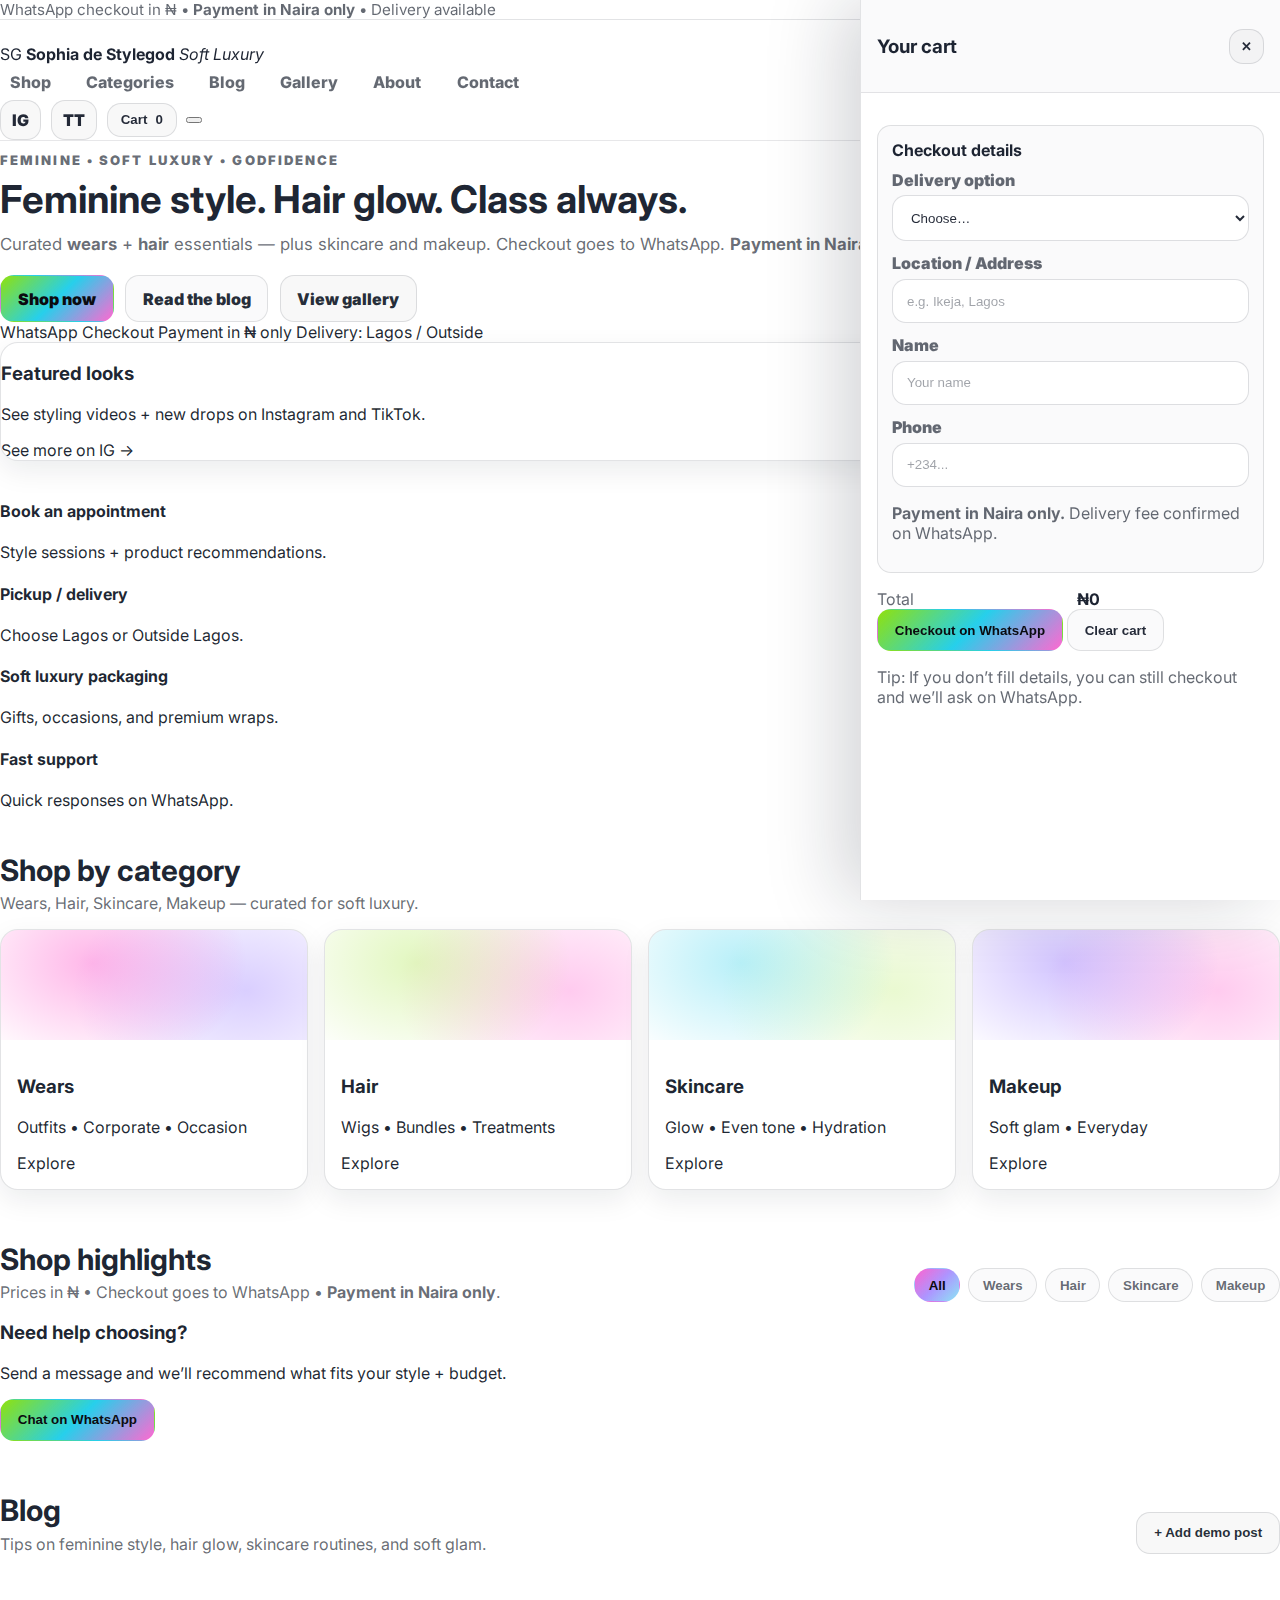
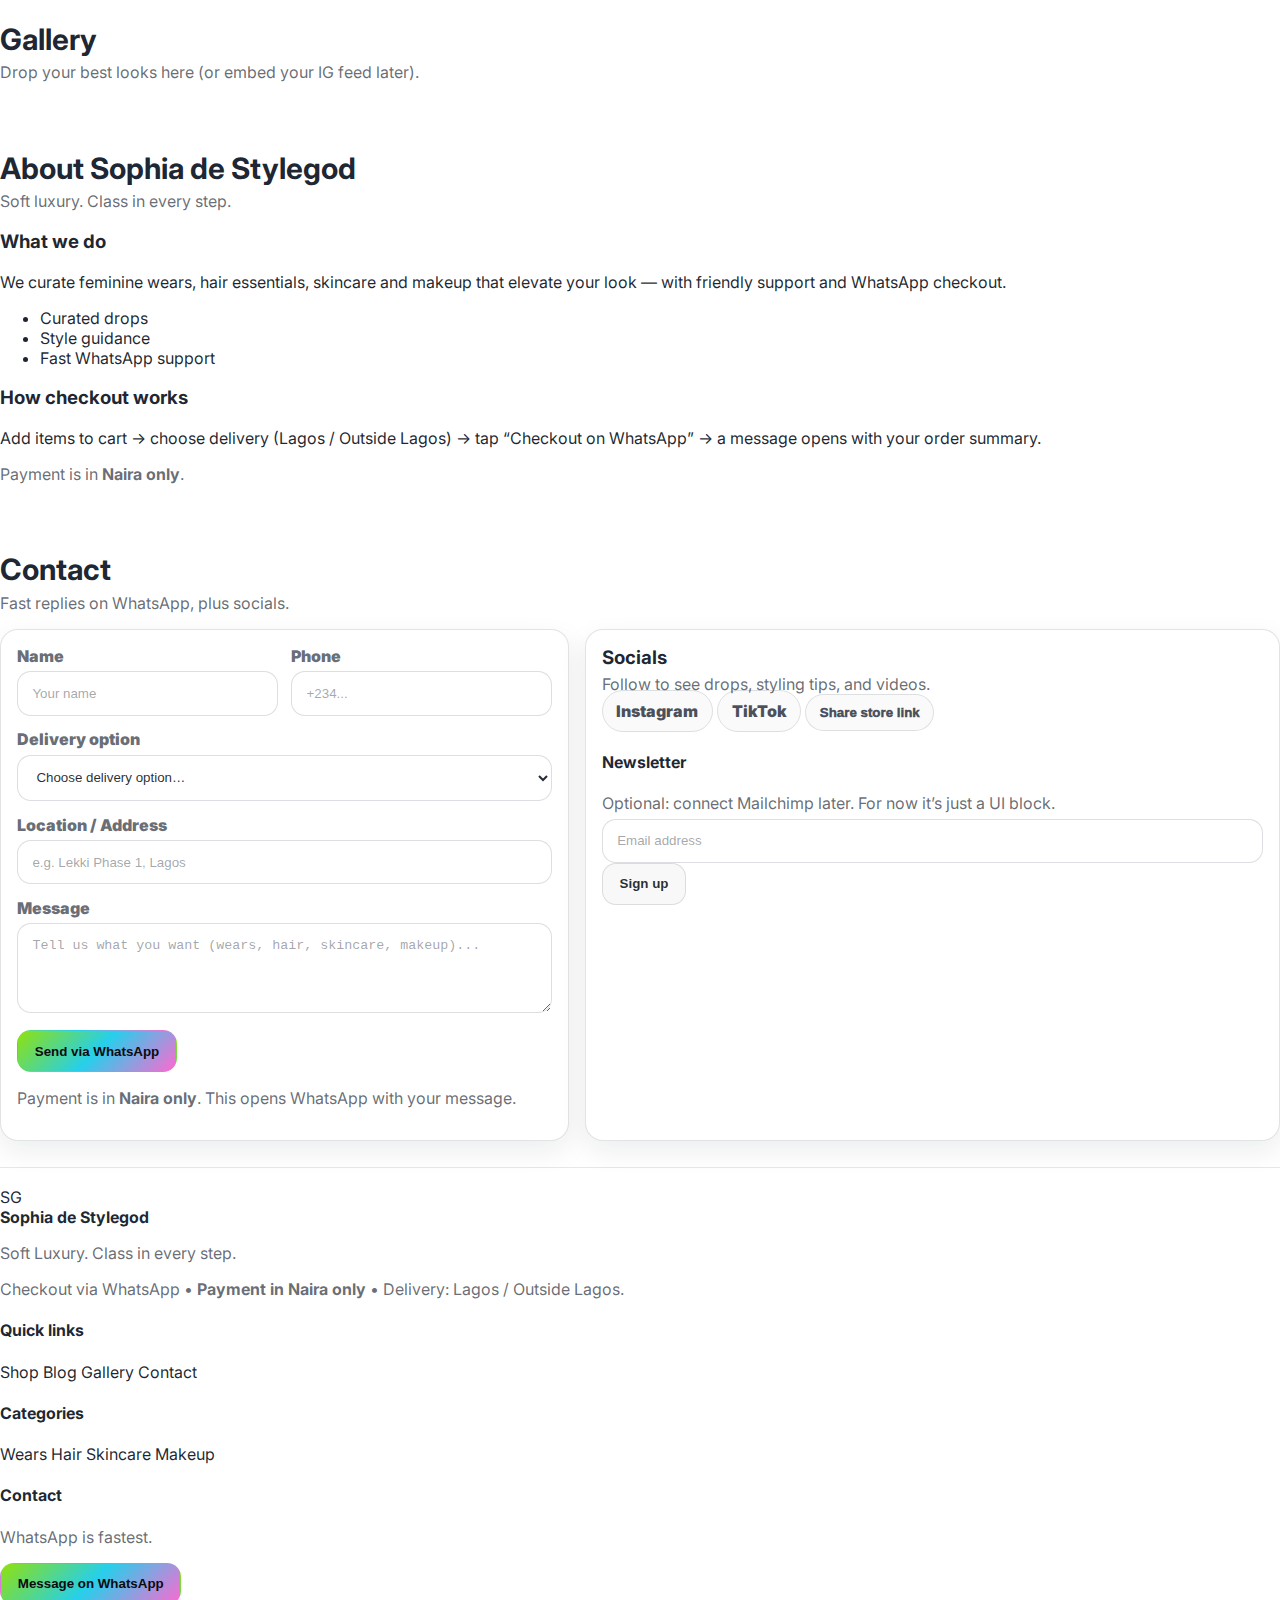
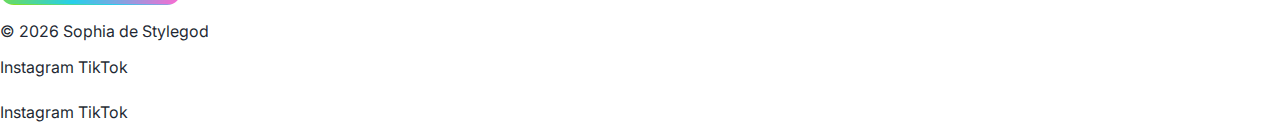
<file: index.html>
<!doctype html>
<html lang="en">
<head>
  <meta charset="utf-8" />
  <meta name="viewport" content="width=device-width,initial-scale=1" />
  <title>Sophia de Stylegod • Soft Luxury</title>
  <meta name="description" content="Wears • Hair • Skincare • Makeup • Blog. WhatsApp checkout. Payment in Naira only." />

  <link rel="preconnect" href="https://fonts.googleapis.com">
  <link rel="preconnect" href="https://fonts.gstatic.com" crossorigin>
  <link
    href="https://fonts.googleapis.com/css2?family=Fraunces:opsz,wght@9..144,500,650&family=Inter:wght@400;500;600;700&display=swap"
    rel="stylesheet"
  >
  <link rel="stylesheet" href="styles.css" />
</head>

<body>
  <!-- Top announcement -->
  <div class="topbar">
    <p>
      <span class="dot"></span>
      WhatsApp checkout in ₦ • <strong>Payment in Naira only</strong> • Delivery available
    </p>
  </div>

  <!-- Header -->
  <header class="header">
    <a class="brand" href="#home" aria-label="Go to homepage">
      <span class="brand__logo">SG</span>
      <span class="brand__text">
        <strong>Sophia de Stylegod</strong>
        <em>Soft Luxury</em>
      </span>
    </a>

    <nav class="nav" aria-label="Primary navigation">
      <a href="#shop">Shop</a>
      <a href="#categories">Categories</a>
      <a href="#blog">Blog</a>
      <a href="#gallery">Gallery</a>
      <a href="#about">About</a>
      <a href="#contact">Contact</a>
    </nav>

    <div class="header__actions">
      <a class="iconbtn" href="https://www.instagram.com/sophia_de_stylegod/" target="_blank" rel="noreferrer" aria-label="Instagram">
        <span class="icon">IG</span>
      </a>
      <a class="iconbtn" href="https://www.tiktok.com/@sophia_stylegod" target="_blank" rel="noreferrer" aria-label="TikTok">
        <span class="icon">TT</span>
      </a>

      <button class="cartbtn" id="openCartBtn" type="button" aria-haspopup="dialog" aria-controls="cartDrawer">
        <span class="cartbtn__label">Cart</span>
        <span class="cartbtn__count" id="cartCount">0</span>
      </button>

      <button class="menubtn" id="menuBtn" type="button" aria-expanded="false" aria-controls="mobileNav">
        <span></span><span></span><span></span>
      </button>
    </div>
  </header>

  <!-- Mobile nav -->
  <div class="mobileNav" id="mobileNav" hidden>
    <a href="#shop">Shop</a>
    <a href="#categories">Categories</a>
    <a href="#blog">Blog</a>
    <a href="#gallery">Gallery</a>
    <a href="#about">About</a>
    <a href="#contact">Contact</a>
    <div class="mobileNav__social">
      <a href="https://www.instagram.com/sophia_de_stylegod/" target="_blank" rel="noreferrer">Instagram</a>
      <a href="https://www.tiktok.com/@sophia_stylegod" target="_blank" rel="noreferrer">TikTok</a>
    </div>
  </div>

  <!-- Hero -->
  <main id="home" class="hero">
    <div class="hero__bg" aria-hidden="true"></div>

    <section class="hero__content">
      <p class="kicker">FEMININE • SOFT LUXURY • GODFIDENCE</p>
      <h1>Feminine style. <span>Hair glow.</span> Class always.</h1>
      <p class="lead">
        Curated <strong>wears</strong> + <strong>hair</strong> essentials — plus skincare and makeup.
        Checkout goes to WhatsApp. <strong>Payment in Naira only.</strong>
      </p>

      <div class="hero__cta">
        <a class="btn btn--primary" href="#shop">Shop now</a>
        <a class="btn btn--ghost" href="#blog">Read the blog</a>
        <a class="btn btn--soft" href="#gallery">View gallery</a>
      </div>

      <div class="hero__pillRow">
        <span class="pill">WhatsApp Checkout</span>
        <span class="pill">Payment in ₦ only</span>
        <span class="pill">Delivery: Lagos / Outside</span>
      </div>
    </section>

    <section class="hero__card" aria-label="Featured look">
      <div class="hero__img" role="img" aria-label="Featured look placeholder"></div>
      <div class="hero__cardText">
        <h3>Featured looks</h3>
        <p>See styling videos + new drops on Instagram and TikTok.</p>
        <a class="link" href="https://www.instagram.com/sophia_de_stylegod/" target="_blank" rel="noreferrer">See more on IG →</a>
      </div>
    </section>
  </main>

  <!-- Value props -->
  <section class="strip">
    <div class="strip__item">
      <h4>Book an appointment</h4>
      <p>Style sessions + product recommendations.</p>
    </div>
    <div class="strip__item">
      <h4>Pickup / delivery</h4>
      <p>Choose Lagos or Outside Lagos.</p>
    </div>
    <div class="strip__item">
      <h4>Soft luxury packaging</h4>
      <p>Gifts, occasions, and premium wraps.</p>
    </div>
    <div class="strip__item">
      <h4>Fast support</h4>
      <p>Quick responses on WhatsApp.</p>
    </div>
  </section>

  <!-- Categories -->
  <section id="categories" class="section">
    <div class="section__head">
      <h2>Shop by category</h2>
      <p>Wears, Hair, Skincare, Makeup — curated for soft luxury.</p>
    </div>

    <div class="catGrid">
      <a class="catCard" href="#shop" data-filter="wears">
        <div class="catCard__bg catCard__bg--wears"></div>
        <div class="catCard__body">
          <h3>Wears</h3>
          <p>Outfits • Corporate • Occasion</p>
          <span class="chip">Explore</span>
        </div>
      </a>

      <a class="catCard" href="#shop" data-filter="hair">
        <div class="catCard__bg catCard__bg--hair"></div>
        <div class="catCard__body">
          <h3>Hair</h3>
          <p>Wigs • Bundles • Treatments</p>
          <span class="chip">Explore</span>
        </div>
      </a>

      <a class="catCard" href="#shop" data-filter="skincare">
        <div class="catCard__bg catCard__bg--skin"></div>
        <div class="catCard__body">
          <h3>Skincare</h3>
          <p>Glow • Even tone • Hydration</p>
          <span class="chip">Explore</span>
        </div>
      </a>

      <a class="catCard" href="#shop" data-filter="makeup">
        <div class="catCard__bg catCard__bg--makeup"></div>
        <div class="catCard__body">
          <h3>Makeup</h3>
          <p>Soft glam • Everyday</p>
          <span class="chip">Explore</span>
        </div>
      </a>
    </div>
  </section>

  <!-- Shop -->
  <section id="shop" class="section">
    <div class="section__head section__head--row">
      <div>
        <h2>Shop highlights</h2>
        <p>Prices in ₦ • Checkout goes to WhatsApp • <strong>Payment in Naira only</strong>.</p>
      </div>

      <div class="filters" role="tablist" aria-label="Product categories">
        <button class="filter is-active" type="button" data-filter="all" role="tab" aria-selected="true">All</button>
        <button class="filter" type="button" data-filter="wears" role="tab">Wears</button>
        <button class="filter" type="button" data-filter="hair" role="tab">Hair</button>
        <button class="filter" type="button" data-filter="skincare" role="tab">Skincare</button>
        <button class="filter" type="button" data-filter="makeup" role="tab">Makeup</button>
      </div>
    </div>

    <div class="productGrid" id="productGrid" aria-live="polite"></div>

    <div class="section__foot">
      <div class="callout">
        <h3>Need help choosing?</h3>
        <p>Send a message and we’ll recommend what fits your style + budget.</p>
      </div>
      <button class="btn btn--primary" type="button" id="quickWhatsAppBtn">Chat on WhatsApp</button>
    </div>
  </section>

  <!-- Blog -->
  <section id="blog" class="section">
    <div class="section__head section__head--row">
      <div>
        <h2>Blog</h2>
        <p>Tips on feminine style, hair glow, skincare routines, and soft glam.</p>
      </div>
      <button class="btn btn--soft" type="button" id="addDemoPostBtn" title="Adds a demo post locally (for testing)">+ Add demo post</button>
    </div>

    <div class="blogGrid" id="blogGrid"></div>
  </section>

  <!-- Gallery -->
  <section id="gallery" class="section">
    <div class="section__head">
      <h2>Gallery</h2>
      <p>Drop your best looks here (or embed your IG feed later).</p>
    </div>

    <div class="gallery">
      <div class="g g1" aria-label="Gallery image placeholder"></div>
      <div class="g g2" aria-label="Gallery image placeholder"></div>
      <div class="g g3" aria-label="Gallery image placeholder"></div>
      <div class="g g4" aria-label="Gallery image placeholder"></div>
      <div class="g g5" aria-label="Gallery image placeholder"></div>
      <div class="g g6" aria-label="Gallery image placeholder"></div>
    </div>
  </section>

  <!-- About -->
  <section id="about" class="section">
    <div class="section__head">
      <h2>About Sophia de Stylegod</h2>
      <p>Soft luxury. Class in every step.</p>
    </div>

    <div class="about">
      <div class="about__card">
        <h3>What we do</h3>
        <p>
          We curate feminine wears, hair essentials, skincare and makeup that elevate your look —
          with friendly support and WhatsApp checkout.
        </p>
        <ul class="list">
          <li>Curated drops</li>
          <li>Style guidance</li>
          <li>Fast WhatsApp support</li>
        </ul>
      </div>

      <div class="about__card about__card--accent">
        <h3>How checkout works</h3>
        <p>
          Add items to cart → choose delivery (Lagos / Outside Lagos) → tap “Checkout on WhatsApp”
          → a message opens with your order summary.
        </p>
        <p class="muted">Payment is in <strong>Naira only</strong>.</p>
      </div>
    </div>
  </section>

  <!-- Contact -->
  <section id="contact" class="section section--last">
    <div class="section__head">
      <h2>Contact</h2>
      <p>Fast replies on WhatsApp, plus socials.</p>
    </div>

    <div class="contact">
      <form class="form" id="contactForm">
        <div class="row">
          <label>
            Name
            <input name="name" placeholder="Your name" required />
          </label>
          <label>
            Phone
            <input name="phone" placeholder="+234..." required />
          </label>
        </div>

        <label>
          Delivery option
          <select name="delivery" required>
            <option value="" selected disabled>Choose delivery option…</option>
            <option value="Lagos">Lagos</option>
            <option value="Outside Lagos">Outside Lagos</option>
          </select>
        </label>

        <label>
          Location / Address
          <input name="location" placeholder="e.g. Lekki Phase 1, Lagos" required />
        </label>

        <label>
          Message
          <textarea name="message" rows="4" placeholder="Tell us what you want (wears, hair, skincare, makeup)..." required></textarea>
        </label>

        <button class="btn btn--primary" type="submit">Send via WhatsApp</button>
        <p class="muted">Payment is in <strong>Naira only</strong>. This opens WhatsApp with your message.</p>
      </form>

      <div class="contact__card">
        <h3>Socials</h3>
        <p>Follow to see drops, styling tips, and videos.</p>
        <div class="socials">
          <a class="social" href="https://www.instagram.com/sophia_de_stylegod/" target="_blank" rel="noreferrer">Instagram</a>
          <a class="social" href="https://www.tiktok.com/@sophia_stylegod" target="_blank" rel="noreferrer">TikTok</a>
          <button class="social social--btn" type="button" id="shareStoreBtn">Share store link</button>
        </div>

        <div class="newsletter">
          <h4>Newsletter</h4>
          <p class="muted">Optional: connect Mailchimp later. For now it’s just a UI block.</p>
          <div class="newsletter__row">
            <input id="newsletterEmail" type="email" placeholder="Email address" />
            <button class="btn btn--soft" type="button" id="newsletterBtn">Sign up</button>
          </div>
        </div>
      </div>
    </div>
  </section>

  <!-- Footer -->
  <footer class="footer">
    <div class="footer__grid">
      <div>
        <div class="footer__brand">
          <span class="brand__logo brand__logo--small">SG</span>
          <div>
            <strong>Sophia de Stylegod</strong>
            <p class="muted">Soft Luxury. Class in every step.</p>
          </div>
        </div>
        <p class="muted">Checkout via WhatsApp • <strong>Payment in Naira only</strong> • Delivery: Lagos / Outside Lagos.</p>
      </div>

      <div>
        <h4>Quick links</h4>
        <a href="#shop">Shop</a>
        <a href="#blog">Blog</a>
        <a href="#gallery">Gallery</a>
        <a href="#contact">Contact</a>
      </div>

      <div>
        <h4>Categories</h4>
        <a href="#shop" data-filter="wears">Wears</a>
        <a href="#shop" data-filter="hair">Hair</a>
        <a href="#shop" data-filter="skincare">Skincare</a>
        <a href="#shop" data-filter="makeup">Makeup</a>
      </div>

      <div>
        <h4>Contact</h4>
        <p class="muted">WhatsApp is fastest.</p>
        <button class="btn btn--primary btn--small" type="button" id="footerWhatsAppBtn">Message on WhatsApp</button>
      </div>
    </div>

    <div class="footer__bottom">
      <p>© <span id="year"></span> Sophia de Stylegod</p>
      <div class="footer__social">
        <a href="https://www.instagram.com/sophia_de_stylegod/" target="_blank" rel="noreferrer">Instagram</a>
        <a href="https://www.tiktok.com/@sophia_stylegod" target="_blank" rel="noreferrer">TikTok</a>
      </div>
    </div>
  </footer>

  <!-- Floating mobile social bar -->
  <div class="floatingSocial" aria-label="Floating social links">
    <a class="floatingSocial__btn floatingSocial__btn--ig" href="https://www.instagram.com/sophia_de_stylegod/" target="_blank" rel="noreferrer" aria-label="Open Instagram">
      <span>Instagram</span>
    </a>
    <a class="floatingSocial__btn floatingSocial__btn--tt" href="https://www.tiktok.com/@sophia_stylegod" target="_blank" rel="noreferrer" aria-label="Open TikTok">
      <span>TikTok</span>
    </a>
  </div>

  <!-- Cart drawer -->
  <div class="drawerBackdrop" id="drawerBackdrop" hidden></div>

  <aside class="drawer" id="cartDrawer" role="dialog" aria-modal="true" aria-label="Your cart" hidden>
    <header class="drawer__head">
      <h3>Your cart</h3>
      <button class="iconbtn" id="closeCartBtn" type="button" aria-label="Close cart">✕</button>
    </header>

    <div class="drawer__body">
      <div class="cartList" id="cartList"></div>

      <!-- Checkout details inside cart -->
      <div class="checkoutBox">
        <h4>Checkout details</h4>

        <label class="field">
          Delivery option
          <select id="cartDelivery">
            <option value="" selected disabled>Choose…</option>
            <option value="Lagos">Lagos</option>
            <option value="Outside Lagos">Outside Lagos</option>
          </select>
        </label>

        <label class="field">
          Location / Address
          <input id="cartLocation" placeholder="e.g. Ikeja, Lagos" />
        </label>

        <label class="field">
          Name
          <input id="cartName" placeholder="Your name" />
        </label>

        <label class="field">
          Phone
          <input id="cartPhone" placeholder="+234..." />
        </label>

        <p class="muted tiny"><strong>Payment in Naira only.</strong> Delivery fee confirmed on WhatsApp.</p>
      </div>

      <div class="cartSummary">
        <div class="row">
          <span class="muted">Total</span>
          <strong id="cartTotal">₦0</strong>
        </div>

        <button class="btn btn--primary" type="button" id="whatsAppCheckoutBtn">
          Checkout on WhatsApp
        </button>

        <button class="btn btn--ghost" type="button" id="clearCartBtn">
          Clear cart
        </button>

        <p class="muted tiny">
          Tip: If you don’t fill details, you can still checkout and we’ll ask on WhatsApp.
        </p>
      </div>
    </div>
  </aside>

  <!-- Post modal -->
  <dialog class="modal" id="postModal" aria-label="Blog post">
    <form method="dialog" class="modal__inner">
      <button class="iconbtn modal__close" aria-label="Close">✕</button>
      <div id="postModalBody"></div>
    </form>
  </dialog>

  <script src="app.js"></script>
</body>
</html>
</file>
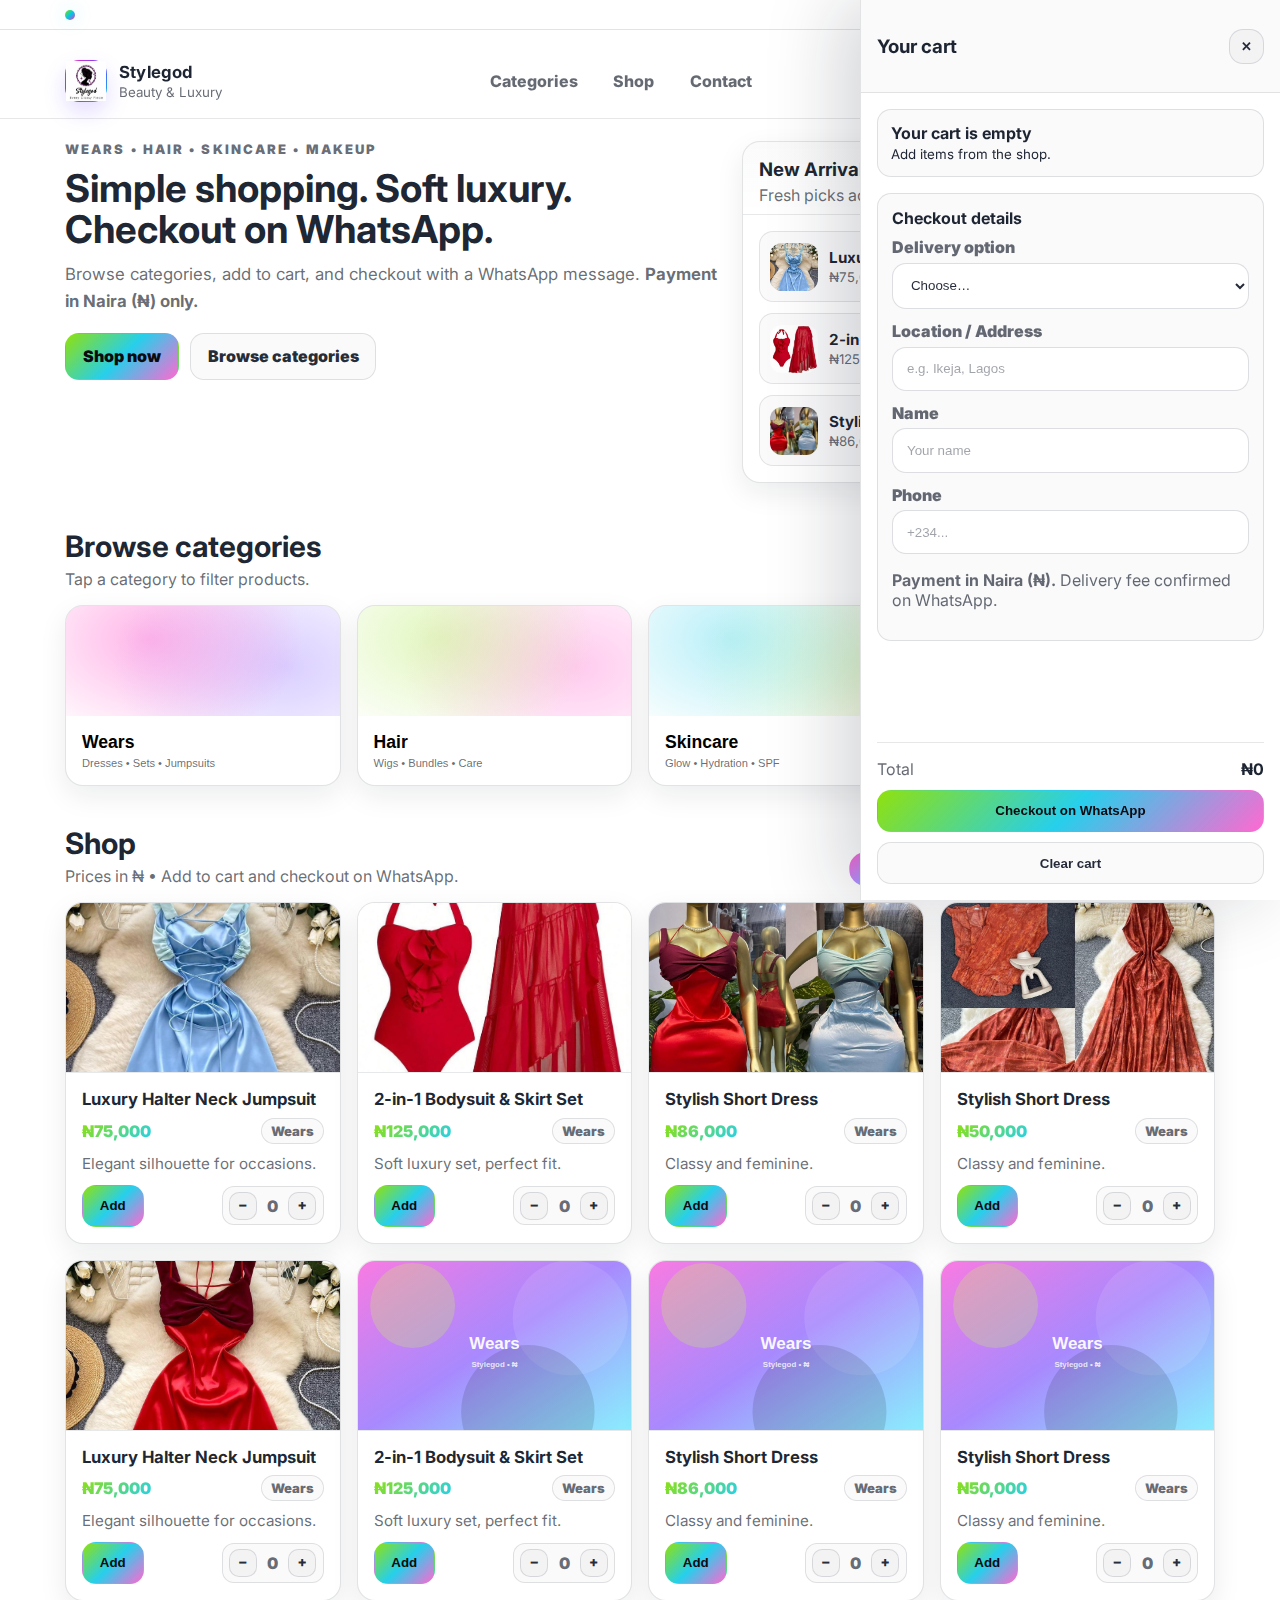
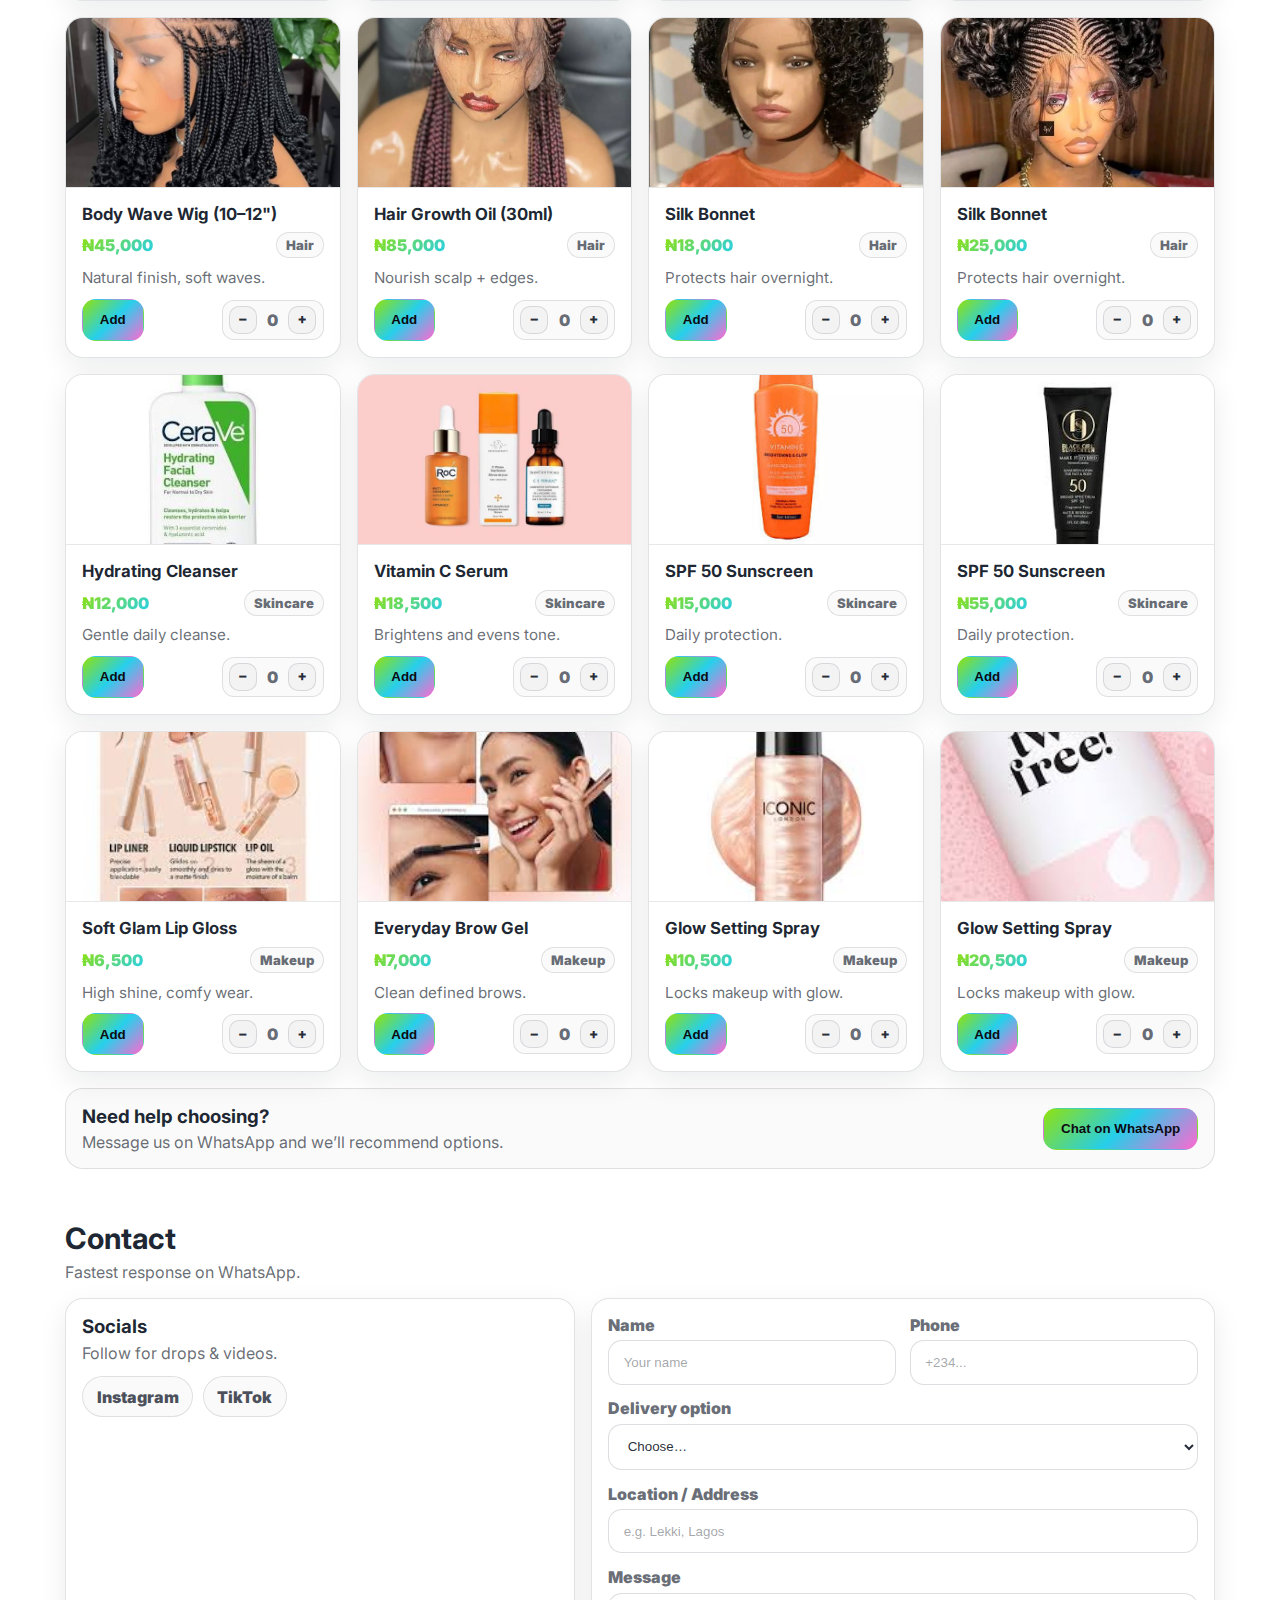
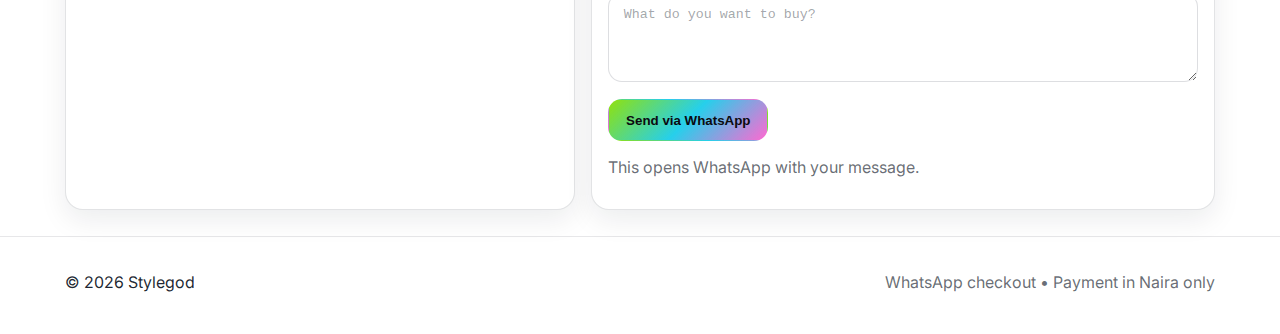
<file: home.html>
<!doctype html>
<html lang="en">
<head>
  <meta charset="utf-8" />
  <meta name="viewport" content="width=device-width,initial-scale=1" />
  <title>Stylegod • Shop</title>
  <meta name="description" content="Wears • Hair • Skincare • Makeup — Checkout via WhatsApp (₦ only)" />

  <link rel="preconnect" href="https://fonts.googleapis.com">
  <link rel="preconnect" href="https://fonts.gstatic.com" crossorigin>
  <link href="https://fonts.googleapis.com/css2?family=Inter:wght@400;500;600;700;800&display=swap" rel="stylesheet">

  <link rel="stylesheet" href="styles.css" />
</head>

<body>
  <!-- Top bar -->
  <div class="topbar">
    <div class="container topbar__inner">
      <span class="dot" aria-hidden="true"></span>
      
    </div>
  </div>

  <!-- Header -->
  <header class="header">
    <div class="container header__inner">
      <a class="logo" href="#home" aria-label="Go home">
        <span class="logo__mark"> <img src="assets/images/logo.jpg" width="40px" height="40px"></span>

        <span class="logo__text">
          <strong>Stylegod</strong>
          <small>Beauty & Luxury</small>
        </span>
      </a>

      <nav class="nav" aria-label="Main">
        <a href="#categories">Categories</a>
        <a href="#shop">Shop</a>
        <a href="#contact">Contact</a>
      </nav>

      <div class="header__actions">
        <a class="iconbtn" href="https://www.instagram.com/sophia_de_stylegod/" target="_blank" rel="noreferrer">IG</a>
        <a class="iconbtn" href="https://www.tiktok.com/@sophia_stylegod" target="_blank" rel="noreferrer">TT</a>

        <button class="cartbtn" id="openCartBtn" type="button" aria-haspopup="dialog" aria-controls="cartDrawer">
          Cart <span class="pillCount" id="cartCount">0</span>
        </button>
      </div>
    </div>
  </header>

  <!-- Hero -->
  <main id="home" class="hero">
    <div class="container hero__inner">
      <div class="hero__copy">
        <p class="kicker">WEARS • HAIR • SKINCARE • MAKEUP</p>
        <h1>Simple shopping. Soft luxury. Checkout on WhatsApp.</h1>
        <p class="lead">
          Browse categories, add to cart, and checkout with a WhatsApp message.
          <strong>Payment in Naira (₦) only.</strong>
        </p>

        <div class="hero__cta">
          <a class="btn btn--primary" href="#shop">Shop now</a>
          <a class="btn btn--ghost" href="#categories">Browse categories</a>
        </div>
      </div>

      <div class="hero__card" aria-label="Featured products">
        <div class="hero__cardTop">
          <h3>New Arrivals</h3>
          <p>Fresh picks across all categories.</p>
        </div>
        <div class="hero__cardMini" id="miniGrid"></div>
      </div>
    </div>
  </main>

  <!-- Categories -->
  <section id="categories" class="section">
    <div class="container">
      <div class="section__head">
        <h2>Browse categories</h2>
        <p>Tap a category to filter products.</p>
      </div>

      <div class="catGrid">
        <button class="catCard" data-filter="wears" type="button">          
          <span class="catCard__bg catCard__bg--wears"></span>
          <span class="catCard__body">
            <strong>Wears</strong>
            <small>Dresses • Sets • Jumpsuits</small>
          </span>
        </button>

        <button class="catCard" data-filter="hair" type="button">
      
          <span class="catCard__bg catCard__bg--hair" ></span>
          <span class="catCard__body">
            <strong>Hair</strong>
            <small>Wigs • Bundles • Care</small>
          </span>
        </button>

        <button class="catCard" data-filter="skincare" type="button">
          <span class="catCard__bg catCard__bg--skin"></span>
          <span class="catCard__body">
            <strong>Skincare</strong>
            <small>Glow • Hydration • SPF</small>
          </span>
        </button>

        <button class="catCard" data-filter="makeup" type="button">
          <span class="catCard__bg catCard__bg--makeup"></span>
          <span class="catCard__body">
            <strong>Makeup</strong>
            <small>Soft glam • Everyday</small>
          </span>
        </button>
      </div>
    </div>
  </section>

  <!-- Shop -->
  <section id="shop" class="section section--tight">
    <div class="container">
      <div class="section__head section__head--row">
        <div>
          <h2>Shop</h2>
          <p>Prices in ₦ • Add to cart and checkout on WhatsApp.</p>
        </div>

        <div class="filters" role="tablist" aria-label="Filters">
          <button class="filter is-active" data-filter="all" type="button">All</button>
          <button class="filter" data-filter="wears" type="button">Wears</button>
          <button class="filter" data-filter="hair" type="button">Hair</button>
          <button class="filter" data-filter="skincare" type="button">Skincare</button>
          <button class="filter" data-filter="makeup" type="button">Makeup</button>
        </div>
      </div>

      <div class="grid" id="productGrid" aria-live="polite"></div>

      <div class="note">
        <div>
          <h3>Need help choosing?</h3>
          <p>Message us on WhatsApp and we’ll recommend options.</p>
        </div>
        <button class="btn btn--primary" id="quickChatBtn" type="button">Chat on WhatsApp</button>
      </div>
    </div>
  </section>

  <!-- Contact -->
  <section id="contact" class="section">
    <div class="container">
      <div class="section__head">
        <h2>Contact</h2>
        <p>Fastest response on WhatsApp.</p>
      </div>

      <div class="contact">
        <div class="contact__card">
          <h3>Socials</h3>
          <p>Follow for drops & videos.</p>
          <div class="socialRow">
            <a class="social" href="https://www.instagram.com/sophia_de_stylegod/" target="_blank" rel="noreferrer">Instagram</a>
            <a class="social" href="https://www.tiktok.com/@sophia_stylegod" target="_blank" rel="noreferrer">TikTok</a>
          </div>
          
        </div>

        <form class="form" id="contactForm">
          <div class="row">
            <label>
              Name
              <input name="name" autocomplete="name" required placeholder="Your name" />
            </label>
            <label>
              Phone
              <input name="phone" autocomplete="tel" required placeholder="+234..." />
            </label>
          </div>

          <label>
            Delivery option
            <select name="delivery" required>
              <option value="" disabled selected>Choose…</option>
              <option value="Lagos">Lagos</option>
              <option value="Outside Lagos">Outside Lagos</option>
            </select>
          </label>

          <label>
            Location / Address
            <input name="location" autocomplete="street-address" required placeholder="e.g. Lekki, Lagos" />
          </label>

          <label>
            Message
            <textarea name="message" rows="4" required placeholder="What do you want to buy?"></textarea>
          </label>

          <button class="btn btn--primary" type="submit">Send via WhatsApp</button>
          <p class="muted">This opens WhatsApp with your message.</p>
        </form>
      </div>
    </div>
  </section>

  <footer class="footer">
    <div class="container footer__inner">
      <p>© <span id="year"></span> Stylegod</p>
      <p class="muted">WhatsApp checkout • Payment in Naira only</p>
    </div>
  </footer>

  <!-- Cart Drawer -->
  <div class="backdrop" id="backdrop" hidden></div>

  <aside class="drawer" id="cartDrawer" role="dialog" aria-modal="true" aria-label="Cart" hidden>
    <header class="drawer__head">
      <h3>Your cart</h3>
      <button class="iconbtn" id="closeCartBtn" type="button" aria-label="Close cart">✕</button>
    </header>

    <div class="drawer__body">
      <div class="cartList" id="cartList"></div>

      <div class="checkoutBox">
        <h4>Checkout details</h4>

        <label>
          Delivery option
          <select id="cartDelivery">
            <option value="" disabled selected>Choose…</option>
            <option value="Lagos">Lagos</option>
            <option value="Outside Lagos">Outside Lagos</option>
          </select>
        </label>

        <label>
          Location / Address
          <input id="cartLocation" placeholder="e.g. Ikeja, Lagos" />
        </label>

        <label>
          Name
          <input id="cartName" placeholder="Your name" />
        </label>

        <label>
          Phone
          <input id="cartPhone" placeholder="+234..." />
        </label>

        <p class="muted"><strong>Payment in Naira (₦).</strong> Delivery fee confirmed on WhatsApp.</p>
      </div>

      <div class="summary">
        <div class="summary__row">
          <span class="muted">Total</span>
          <strong id="cartTotal">₦0</strong>
        </div>

        <button class="btn btn--primary" id="checkoutBtn" type="button">Checkout on WhatsApp</button>
        <button class="btn btn--ghost" id="clearBtn" type="button">Clear cart</button>
      </div>
    </div>
  </aside>

  <!-- Toast -->
  <div class="toast" id="toast" hidden></div>

  <script src="app.js"></script>
</body>
</html>
</file>
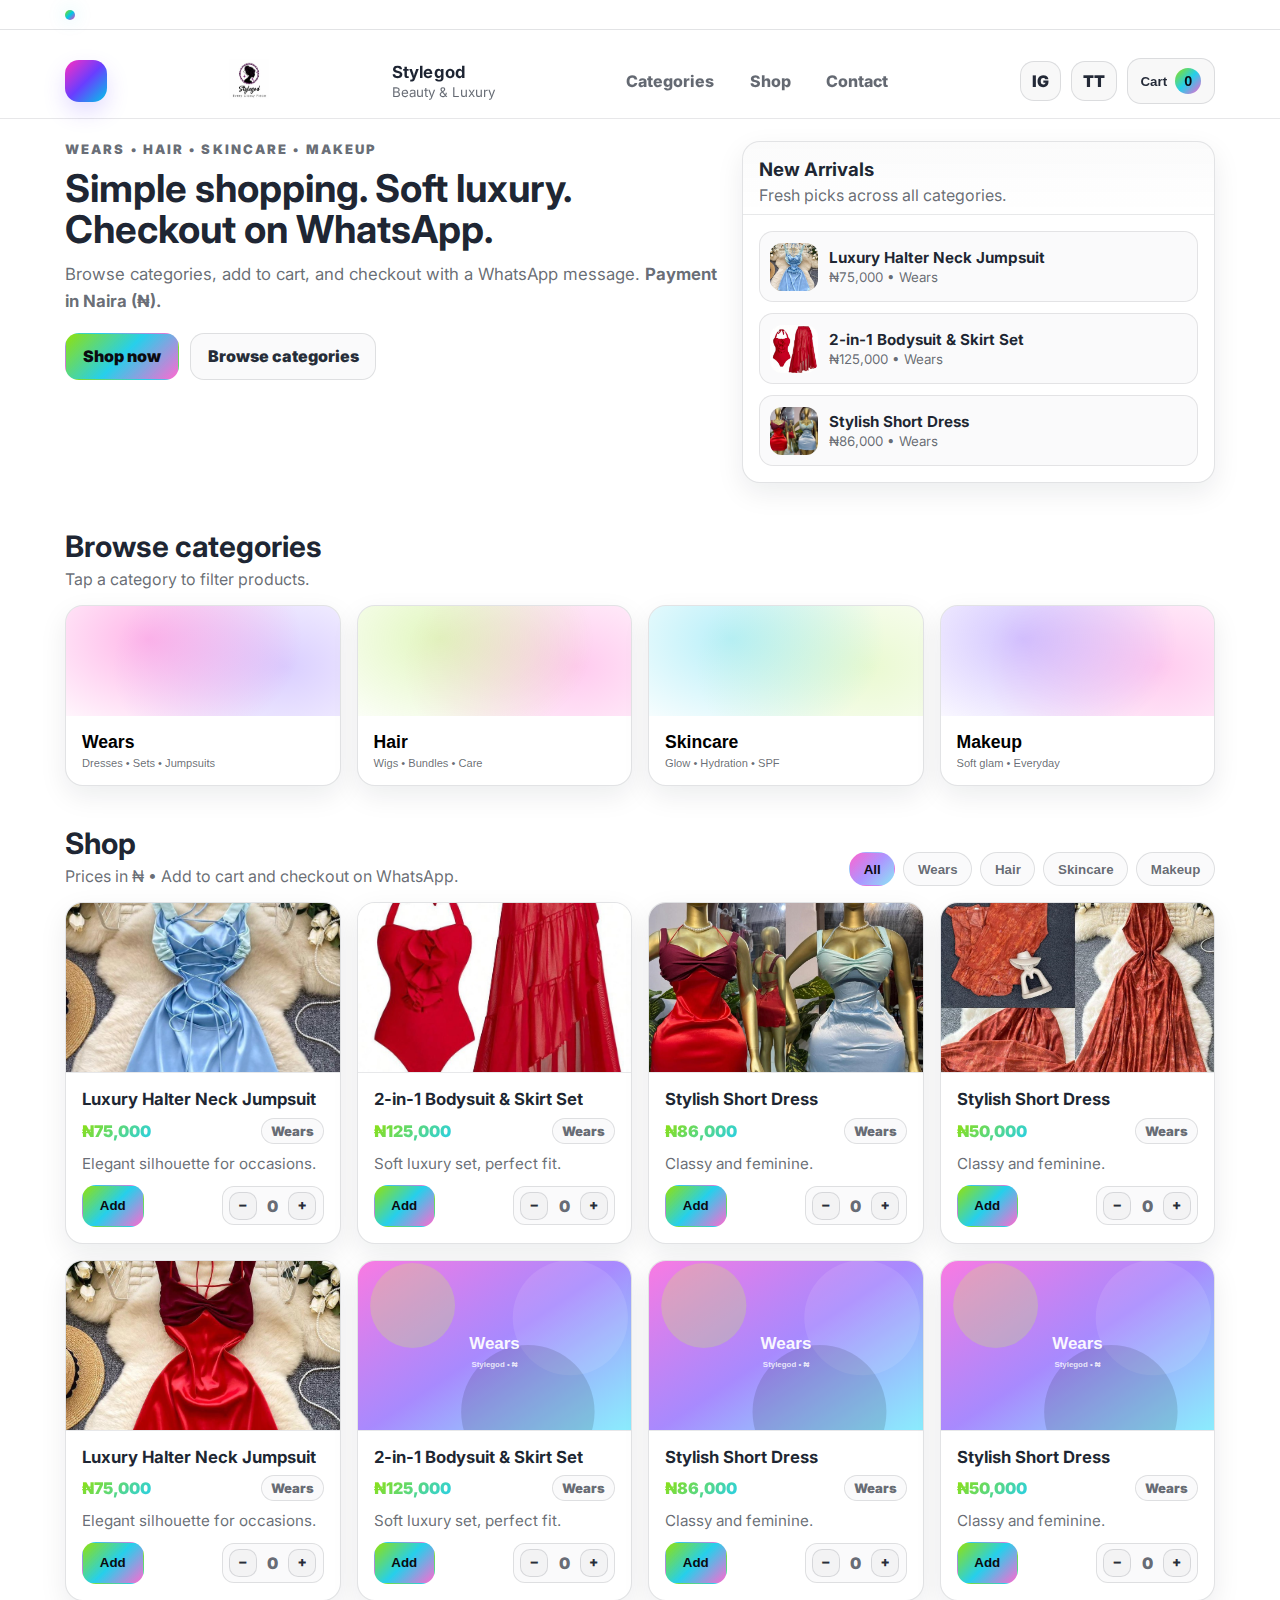
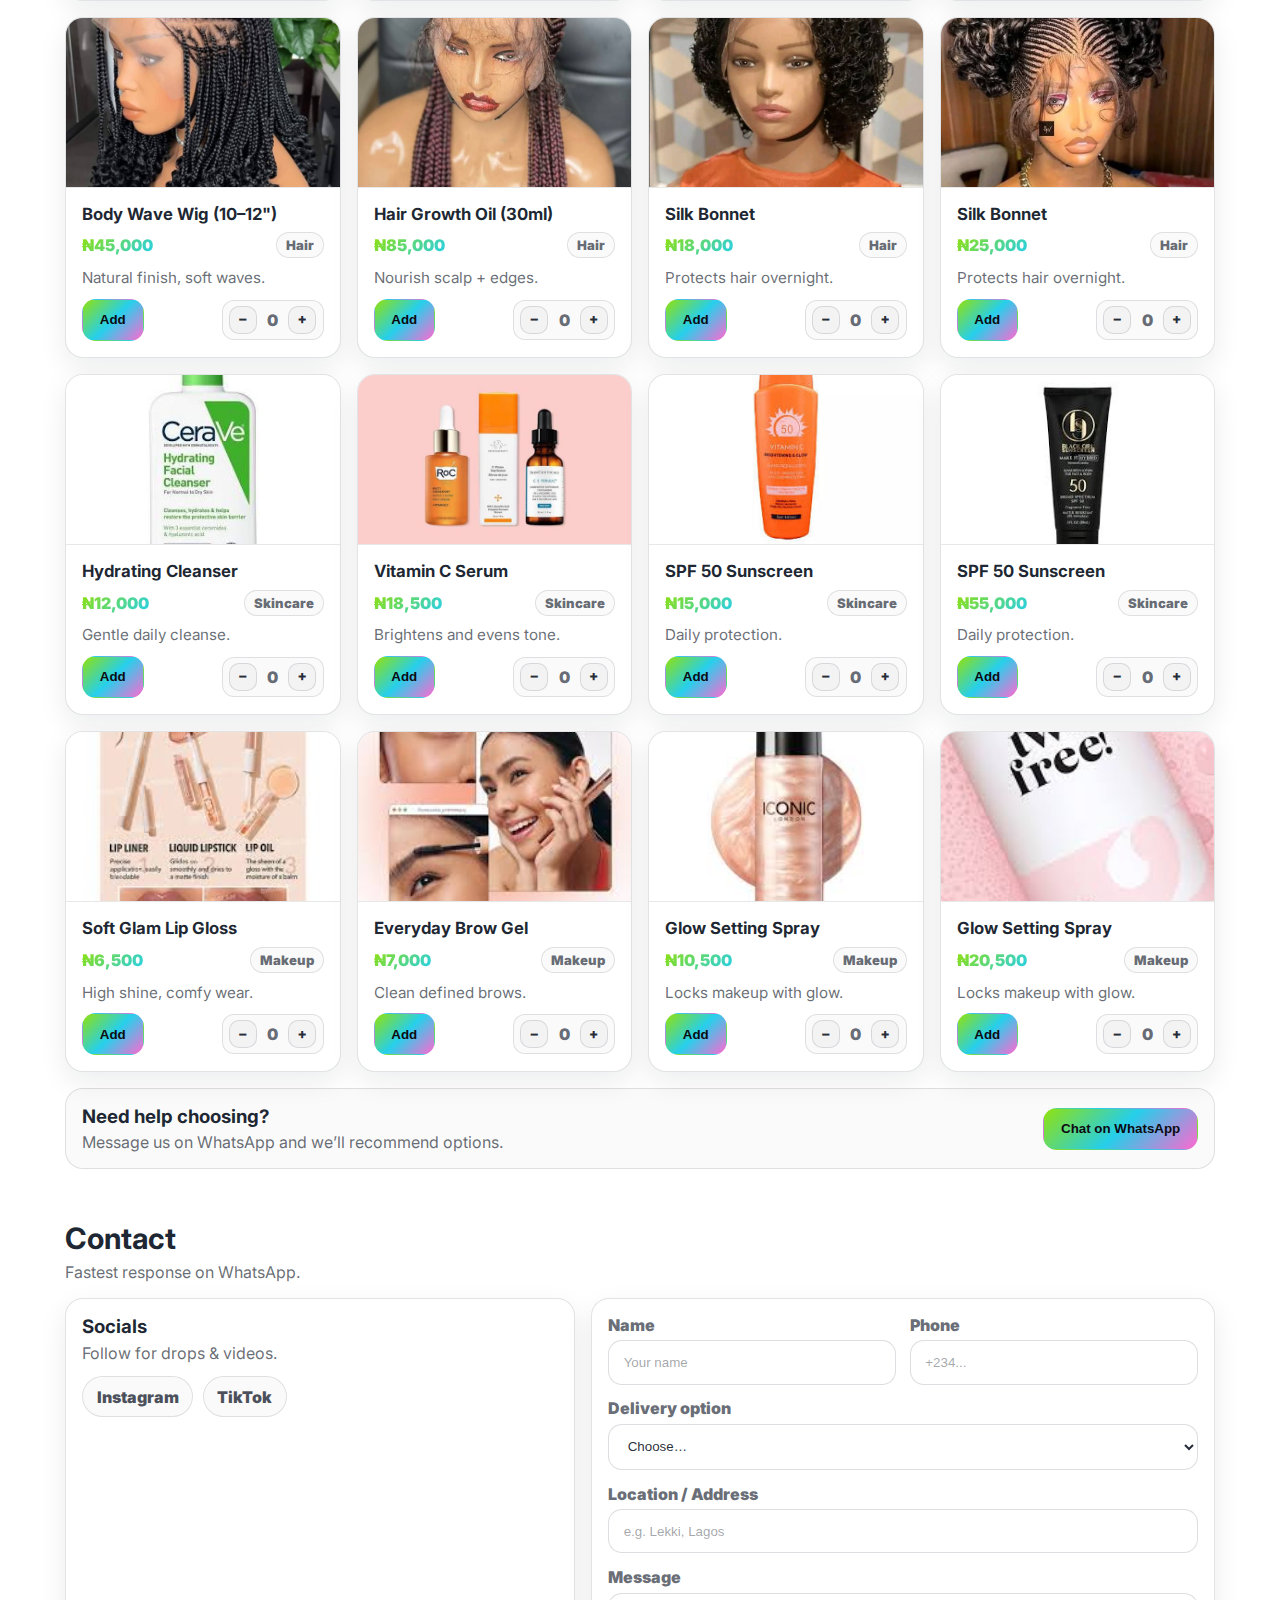
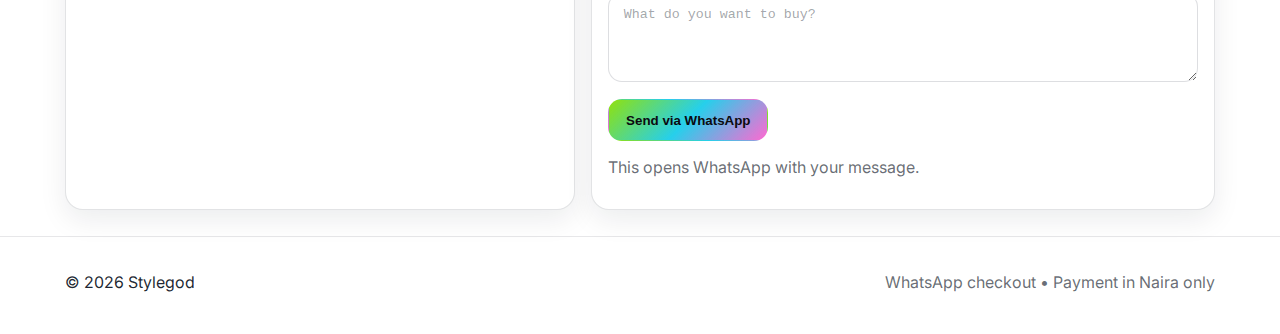
<file: shop.html>
<!doctype html>
<html lang="en">
<head>
  <meta charset="utf-8" />
  <meta name="viewport" content="width=device-width,initial-scale=1" />
  <title>Stylegod • Shop</title>
  <meta name="description" content="Wears • Hair • Skincare • Makeup — Checkout via WhatsApp (₦ only)" />

  <link rel="preconnect" href="https://fonts.googleapis.com">
  <link rel="preconnect" href="https://fonts.gstatic.com" crossorigin>
  <link href="https://fonts.googleapis.com/css2?family=Inter:wght@400;500;600;700;800&display=swap" rel="stylesheet">

  <link rel="stylesheet" href="styles.css" />

  <!-- Cart dropdown styles (minimal add-on; keeps your white theme) -->
  <style>
    /* Anchor dropdown to header actions */
    .header__actions { position: relative; }

    /* Dropdown container */
    .cartDropdown{
      position: absolute;
      top: calc(100% + 12px);
      right: 0;
      width: min(420px, calc(100vw - 2rem));
      max-height: min(78vh, 640px);
      overflow: hidden;

      background: #fff;
      border: 1px solid rgba(17,24,39,.12);
      border-radius: var(--radius, 18px);
      box-shadow: var(--shadow, 0 20px 60px rgba(17,24,39,.12));
      z-index: 200;
    }

    /* Little arrow */
    .cartDropdown::before{
      content:"";
      position:absolute;
      top: -8px;
      right: 22px;
      width: 14px;
      height: 14px;
      background: #fff;
      border-left: 1px solid rgba(17,24,39,.12);
      border-top: 1px solid rgba(17,24,39,.12);
      transform: rotate(45deg);
    }

    .cartDropdown__head{
      display:flex;
      align-items:center;
      justify-content: space-between;
      gap: .75rem;
      padding: 1rem;
      border-bottom: 1px solid rgba(17,24,39,.10);
      background: rgba(17,24,39,.02);
    }

    .cartDropdown__body{
      padding: 1rem;
      overflow: auto;
      max-height: calc(min(78vh, 640px) - 64px);
      display:flex;
      flex-direction: column;
      gap: 1rem;
    }

    /* On small screens: make dropdown feel like a panel */
    @media (max-width: 560px){
      .cartDropdown{
        right: 0;
        left: auto;
        width: calc(100vw - 2rem);
      }
      .cartDropdown::before{ right: 18px; }
    }
  </style>
</head>

<body>
  <!-- Top bar -->
  <div class="topbar">
    <div class="container topbar__inner">
      <span class="dot" aria-hidden="true"></span>
    </div>
  </div>

  <!-- Header -->
  <header class="header">
    <div class="container header__inner">
      <a class="logo" href="#home" aria-label="Go home">
        <span class="logo__mark">
          <a href="index.html">
            <img src="assets/images/logo.jpg" width="40" height="40" alt="Stylegod logo">
          </a>
        </span>

        <span class="logo__text">
          <a href="index.html">
            <strong>Stylegod</strong>
            <small>Beauty & Luxury</small>
          </a>
        </span>
      </a>

      <nav class="nav" aria-label="Main">
        <a href="#categories">Categories</a>
        <a href="#shop">Shop</a>
        <a href="#contact">Contact</a>
      </nav>

      <div class="header__actions">
        <a class="iconbtn" href="https://www.instagram.com/sophia_de_stylegod/" target="_blank" rel="noreferrer">IG</a>
        <a class="iconbtn" href="https://www.tiktok.com/@sophia_stylegod" target="_blank" rel="noreferrer">TT</a>

        <button
          class="cartbtn"
          id="openCartBtn"
          type="button"
          aria-haspopup="dialog"
          aria-controls="cartDropdown"
          aria-expanded="false"
        >
          Cart <span class="pillCount" id="cartCount">0</span>
        </button>

        <!-- CART DROPDOWN (replaces drawer) -->
        <section class="cartDropdown" id="cartDropdown" role="dialog" aria-label="Cart" hidden>
          <header class="cartDropdown__head">
            <h3 style="margin:0;">Your cart</h3>
            <button class="iconbtn" id="closeCartBtn" type="button" aria-label="Close cart">✕</button>
          </header>

          <div class="cartDropdown__body">
            <div class="cartList" id="cartList"></div>

            <div class="checkoutBox">
              <h4>Checkout details</h4>

              <label>
                Delivery option
                <select id="cartDelivery">
                  <option value="" disabled selected>Choose…</option>
                  <option value="Lagos">Lagos</option>
                  <option value="Outside Lagos">Outside Lagos</option>
                </select>
              </label>

              <label>
                Location / Address
                <input id="cartLocation" placeholder="e.g. Ikeja, Lagos" />
              </label>

              <label>
                Name
                <input id="cartName" placeholder="Your name" />
              </label>

              <label>
                Phone
                <input id="cartPhone" placeholder="+234..." />
              </label>

              <p class="muted"><strong>Payment in Naira (₦).</strong> Delivery fee confirmed on WhatsApp.</p>
            </div>

            <div class="summary">
              <div class="summary__row">
                <span class="muted">Total</span>
                <strong id="cartTotal">₦0</strong>
              </div>

              <button class="btn btn--primary" id="checkoutBtn" type="button">Checkout on WhatsApp</button>
              <button class="btn btn--ghost" id="clearBtn" type="button">Clear cart</button>
            </div>
          </div>
        </section>
      </div>
    </div>
  </header>

  <!-- Hero -->
  <main id="home" class="hero">
    <div class="container hero__inner">
      <div class="hero__copy">
        <p class="kicker">WEARS • HAIR • SKINCARE • MAKEUP</p>
        <h1>Simple shopping. Soft luxury. Checkout on WhatsApp.</h1>
        <p class="lead">
          Browse categories, add to cart, and checkout with a WhatsApp message.
          <strong>Payment in Naira (₦).</strong>
        </p>

        <div class="hero__cta">
          <a class="btn btn--primary" href="#shop">Shop now</a>
          <a class="btn btn--ghost" href="#categories">Browse categories</a>
        </div>
      </div>

      <div class="hero__card" aria-label="Featured products">
        <div class="hero__cardTop">
          <h3>New Arrivals</h3>
          <p>Fresh picks across all categories.</p>
        </div>
        <div class="hero__cardMini" id="miniGrid"></div>
      </div>
    </div>
  </main>

  <!-- Categories -->
  <section id="categories" class="section">
    <div class="container">
      <div class="section__head">
        <h2>Browse categories</h2>
        <p>Tap a category to filter products.</p>
      </div>

      <div class="catGrid">
        <button class="catCard" data-filter="wears" type="button">
          <span class="catCard__bg catCard__bg--wears"></span>
          <span class="catCard__body">
            <strong>Wears</strong>
            <small>Dresses • Sets • Jumpsuits</small>
          </span>
        </button>

        <button class="catCard" data-filter="hair" type="button">
          <span class="catCard__bg catCard__bg--hair"></span>
          <span class="catCard__body">
            <strong>Hair</strong>
            <small>Wigs • Bundles • Care</small>
          </span>
        </button>

        <button class="catCard" data-filter="skincare" type="button">
          <span class="catCard__bg catCard__bg--skin"></span>
          <span class="catCard__body">
            <strong>Skincare</strong>
            <small>Glow • Hydration • SPF</small>
          </span>
        </button>

        <button class="catCard" data-filter="makeup" type="button">
          <span class="catCard__bg catCard__bg--makeup"></span>
          <span class="catCard__body">
            <strong>Makeup</strong>
            <small>Soft glam • Everyday</small>
          </span>
        </button>
      </div>
    </div>
  </section>

  <!-- Shop -->
  <section id="shop" class="section section--tight">
    <div class="container">
      <div class="section__head section__head--row">
        <div>
          <h2>Shop</h2>
          <p>Prices in ₦ • Add to cart and checkout on WhatsApp.</p>
        </div>

        <div class="filters" role="tablist" aria-label="Filters">
          <button class="filter is-active" data-filter="all" type="button">All</button>
          <button class="filter" data-filter="wears" type="button">Wears</button>
          <button class="filter" data-filter="hair" type="button">Hair</button>
          <button class="filter" data-filter="skincare" type="button">Skincare</button>
          <button class="filter" data-filter="makeup" type="button">Makeup</button>
        </div>
      </div>

      <div class="grid" id="productGrid" aria-live="polite"></div>

      <div class="note">
        <div>
          <h3>Need help choosing?</h3>
          <p>Message us on WhatsApp and we’ll recommend options.</p>
        </div>
        <button class="btn btn--primary" id="quickChatBtn" type="button">Chat on WhatsApp</button>
      </div>
    </div>
  </section>

  <!-- Contact -->
  <section id="contact" class="section">
    <div class="container">
      <div class="section__head">
        <h2>Contact</h2>
        <p>Fastest response on WhatsApp.</p>
      </div>

      <div class="contact">
        <div class="contact__card">
          <h3>Socials</h3>
          <p>Follow for drops & videos.</p>
          <div class="socialRow">
            <a class="social" href="https://www.instagram.com/sophia_de_stylegod/" target="_blank" rel="noreferrer">Instagram</a>
            <a class="social" href="https://www.tiktok.com/@sophia_stylegod" target="_blank" rel="noreferrer">TikTok</a>
          </div>
        </div>

        <form class="form" id="contactForm">
          <div class="row">
            <label>
              Name
              <input name="name" autocomplete="name" required placeholder="Your name" />
            </label>
            <label>
              Phone
              <input name="phone" autocomplete="tel" required placeholder="+234..." />
            </label>
          </div>

          <label>
            Delivery option
            <select name="delivery" required>
              <option value="" disabled selected>Choose…</option>
              <option value="Lagos">Lagos</option>
              <option value="Outside Lagos">Outside Lagos</option>
            </select>
          </label>

          <label>
            Location / Address
            <input name="location" autocomplete="street-address" required placeholder="e.g. Lekki, Lagos" />
          </label>

          <label>
            Message
            <textarea name="message" rows="4" required placeholder="What do you want to buy?"></textarea>
          </label>

          <button class="btn btn--primary" type="submit">Send via WhatsApp</button>
          <p class="muted">This opens WhatsApp with your message.</p>
        </form>
      </div>
    </div>
  </section>

  <footer class="footer">
    <div class="container footer__inner">
      <p>© <span id="year"></span> Stylegod</p>
      <p class="muted">WhatsApp checkout • Payment in Naira only</p>
    </div>
  </footer>

  <!-- Toast -->
  <div class="toast" id="toast" hidden></div>

  <script src="app.js"></script>
</body>
</html>
</file>
<file: styles.css>
/* ===========================
   STYLEGOD SIMPLE — CLEAN WHITE THEME
   Drop-in replacement for styles.css
   (White background, dark text, colorful accents)
   =========================== */

:root{
  /* Base */
  --bg: #ffffff;
  --text: rgba(17, 24, 39, 0.95);     /* near-slate */
  --muted: rgba(17, 24, 39, 0.65);
  --muted2: rgba(17, 24, 39, 0.48);

  /* Surfaces */
  --panel: rgba(17, 24, 39, 0.035);
  --panel2: rgba(17, 24, 39, 0.055);
  --border: rgba(17, 24, 39, 0.12);

  /* Accents */
  --pink: #ff2fbf;
  --violet: #6a3dff;
  --cyan: #00c7e8;
  --lime: #8adf00;

  /* Shape & shadows */
  --radius: 18px;
  --shadow: 0 20px 60px rgba(17,24,39,.12);
  --shadow2: 0 10px 28px rgba(17,24,39,.08);

  /* Focus */
  --focus: rgba(0, 199, 232, 0.35);
}

*{ box-sizing: border-box; }
html,body{ height:100%; }
body{
  margin:0;
  font-family: Inter, system-ui, -apple-system, Segoe UI, Roboto, Arial, sans-serif;
  color: var(--text);
  background: var(--bg);
}

a{ color: inherit; text-decoration: none; }
.container{ width: min(1150px, calc(100% - 2rem)); margin: 0 auto; }

/* ---------- Topbar ---------- */
.topbar{
  position: sticky;
  top: 0;
  z-index: 50;
  border-bottom: 1px solid var(--border);
  background: rgba(255,255,255,.86);
  backdrop-filter: blur(12px);
}
.topbar__inner{
  display:flex;
  align-items:center;
  gap:.7rem;
  padding:.6rem 0;
}
.topbar p{
  margin:0;
  color: var(--muted);
  font-size: .95rem;
}
.dot{
  width:10px;height:10px;border-radius:999px;
  background: linear-gradient(135deg, var(--lime), var(--cyan), var(--pink));
  box-shadow: 0 0 18px rgba(0, 199, 232, .25);
}

/* ---------- Header ---------- */
.header{
  position: sticky;
  top: 44px;
  z-index: 45;
  border-bottom: 1px solid rgba(17,24,39,.10);
  background: rgba(255,255,255,.78);
  backdrop-filter: blur(12px);
}
.header__inner{
  display:flex;
  align-items:center;
  justify-content: space-between;
  padding: .9rem 0;
  gap: 1rem;
}

/* Logo */
.logo{ display:flex; align-items:center; gap:.75rem; }
.logo__mark{
  width:42px;height:42px;border-radius:14px;
  display:grid;place-items:center;
  font-weight: 900;
  color: #fff;
  background: linear-gradient(135deg, var(--pink), var(--violet), var(--cyan));
  box-shadow: 0 10px 22px rgba(106,61,255,.18);
}
.logo__text strong{ display:block; font-size: 1.05rem; letter-spacing: .2px; }
.logo__text small{ display:block; color: var(--muted); margin-top:.1rem; }

/* Nav */
.nav{ display:flex; gap: 1rem; }
.nav a{
  color: var(--muted);
  font-weight: 800;
  padding:.5rem .6rem;
  border-radius: 12px;
}
.nav a:hover{
  background: rgba(17,24,39,.05);
  color: rgba(17,24,39,.92);
}

/* Header actions */
.header__actions{ display:flex; gap:.6rem; align-items:center; }

.iconbtn{
  border:1px solid var(--border);
  background: rgba(17,24,39,.03);
  color: rgba(17,24,39,.92);
  border-radius: 14px;
  padding: .55rem .7rem;
  font-weight: 900;
  cursor:pointer;
  transition: transform .15s ease, background .15s ease, border-color .15s ease;
}
.iconbtn:hover{
  transform: translateY(-1px);
  background: rgba(17,24,39,.05);
  border-color: rgba(17,24,39,.16);
}

.cartbtn{
  border:1px solid var(--border);
  background: rgba(17,24,39,.03);
  color: rgba(17,24,39,.92);
  border-radius: 14px;
  padding: .55rem .8rem;
  font-weight: 900;
  cursor:pointer;
  display:flex;
  align-items:center;
  gap:.5rem;
  transition: transform .15s ease, background .15s ease, border-color .15s ease;
}
.cartbtn:hover{
  transform: translateY(-1px);
  background: rgba(17,24,39,.05);
  border-color: rgba(17,24,39,.16);
}
.pillCount{
  min-width: 26px;
  height: 26px;
  border-radius: 999px;
  display:grid;place-items:center;
  color:#0b0b10;
  background: linear-gradient(135deg, rgba(138,223,0,.95), rgba(0,199,232,.85), rgba(255,47,191,.75));
  font-size:.9rem;
}

/* ---------- Hero ---------- */
.hero{ padding: 2.2rem 0 1.2rem; }
.hero__inner{
  display:grid;
  grid-template-columns: 1.25fr .9fr;
  gap: 1.2rem;
  align-items: start;
}
.kicker{
  margin:0 0 .7rem;
  letter-spacing:.16em;
  font-size:.82rem;
  color: var(--muted);
  font-weight: 900;
}
.hero h1{
  margin:0 0 .65rem;
  font-size: clamp(2.1rem, 3vw, 3rem);
  line-height: 1.08;
}
.lead{
  margin:0 0 1.1rem;
  color: var(--muted);
  line-height: 1.6;
  font-size: 1.05rem;
}

.hero__cta{ display:flex; gap:.7rem; flex-wrap:wrap; }

/* Buttons */
.btn{
  border:1px solid var(--border);
  border-radius: 14px;
  padding: .78rem 1.05rem;
  font-weight: 900;
  cursor:pointer;
  background: rgba(17,24,39,.03);
  color: rgba(17,24,39,.92);
  transition: transform .15s ease, background .15s ease, border-color .15s ease;
}
.btn:hover{
  transform: translateY(-1px);
  background: rgba(17,24,39,.05);
  border-color: rgba(17,24,39,.16);
}
.btn--primary{
  border-color: transparent;
  background: linear-gradient(135deg, rgba(138,223,0,.95), rgba(0,199,232,.85), rgba(255,47,191,.72));
  color: #0b0b10;
}
.btn--ghost{ background: rgba(17,24,39,.02); }

/* Hero card */
.hero__card{
  border:1px solid var(--border);
  background: #fff;
  border-radius: var(--radius);
  box-shadow: var(--shadow2);
  overflow:hidden;
}
.hero__cardTop{
  padding: 1rem 1rem .6rem;
  border-bottom:1px solid rgba(17,24,39,.08);
  background: linear-gradient(180deg, rgba(17,24,39,.02), rgba(17,24,39,.00));
}
.hero__cardTop h3{ margin:0 0 .25rem; }
.hero__cardTop p{ margin:0; color: var(--muted); }
.hero__cardMini{ padding: 1rem; display:grid; gap:.7rem; }
.miniItem{
  display:flex; gap:.7rem; align-items:center;
  border:1px solid rgba(17,24,39,.10);
  border-radius: 14px;
  background: rgba(17,24,39,.02);
  padding: .65rem;
}
.miniItem img{ width:48px;height:48px; border-radius: 12px; object-fit: cover; }
.miniItem strong{ display:block; font-size:.95rem; }
.miniItem small{ color: var(--muted); display:block; margin-top:.1rem; }

/* ---------- Sections ---------- */
.section{ padding: 1.6rem 0; }
.section--tight{ padding-top: .8rem; }
.section__head{ margin-bottom: 1rem; }
.section__head h2{ margin:0; font-size: 1.85rem; }
.section__head p{ margin:.35rem 0 0; color: var(--muted); }
.section__head--row{
  display:flex;
  justify-content: space-between;
  align-items:flex-end;
  gap: 1rem;
  flex-wrap: wrap;
}

/* ---------- Categories ---------- */
.catGrid{
  display:grid;
  grid-template-columns: repeat(4, 1fr);
  gap: 1rem;
}
.catCard{
  text-align:left;
  border:1px solid var(--border);
  background: #fff;
  border-radius: var(--radius);
  cursor:pointer;
  padding:0;
  overflow:hidden;
  box-shadow: var(--shadow2);
  transition: transform .15s ease, border-color .15s ease;
}
.catCard:hover{
  transform: translateY(-2px);
  border-color: rgba(17,24,39,.18);
}
.catCard__bg{ display:block; height: 110px; }
.catCard__body{ display:block; padding: 1rem; }
.catCard__body strong{ display:block; font-size: 1.1rem; }
.catCard__body small{ display:block; color: var(--muted); margin-top:.25rem; }

.catCard__bg--wears{
  background: radial-gradient(220px 160px at 30% 30%, rgba(255,47,191,.35), transparent 70%),
              radial-gradient(240px 170px at 80% 55%, rgba(106,61,255,.25), transparent 72%);
}
.catCard__bg--hair{
  background: radial-gradient(220px 160px at 30% 30%, rgba(138,223,0,.25), transparent 70%),
              radial-gradient(240px 170px at 80% 55%, rgba(255,47,191,.25), transparent 72%);
}
.catCard__bg--skin{
  background: radial-gradient(220px 160px at 30% 30%, rgba(0,199,232,.28), transparent 70%),
              radial-gradient(240px 170px at 80% 55%, rgba(138,223,0,.18), transparent 72%);
}
.catCard__bg--makeup{
  background: radial-gradient(220px 160px at 30% 30%, rgba(106,61,255,.30), transparent 70%),
              radial-gradient(240px 170px at 80% 55%, rgba(255,47,191,.25), transparent 72%);
}

/* ---------- Filters ---------- */
.filters{ display:flex; gap:.5rem; flex-wrap: wrap; }
.filter{
  border:1px solid var(--border);
  background: rgba(17,24,39,.02);
  color: var(--muted);
  border-radius: 999px;
  padding: .55rem .85rem;
  font-weight: 900;
  cursor:pointer;
  transition: background .15s ease, border-color .15s ease, transform .15s ease;
}
.filter:hover{
  transform: translateY(-1px);
  background: rgba(17,24,39,.05);
  border-color: rgba(17,24,39,.16);
}
.filter.is-active{
  color:#0b0b10;
  border-color: transparent;
  background: linear-gradient(135deg, rgba(255,47,191,.75), rgba(106,61,255,.55), rgba(0,199,232,.45));
}

/* ---------- Product Grid ---------- */
.grid{
  display:grid;
  grid-template-columns: repeat(4, 1fr);
  gap: 1rem;
}
.card{
  border:1px solid var(--border);
  background: #fff;
  border-radius: var(--radius);
  overflow:hidden;
  box-shadow: var(--shadow2);
  display:flex;
  flex-direction: column;
  transition: transform .15s ease, border-color .15s ease;
}
.card:hover{
  transform: translateY(-2px);
  border-color: rgba(17,24,39,.18);
}
.card__img{
  height: 170px;
  border-bottom:1px solid rgba(17,24,39,.08);
  background: rgba(17,24,39,.02);
  overflow:hidden;
}
.card__img img{
  width:100%; height:100%;
  object-fit: cover;
  display:block;
}
.card__body{
  padding: 1rem;
  display:flex;
  flex-direction: column;
  gap:.55rem;
  flex:1;
}
.card__title{ margin:0; font-size: 1.05rem; }
.card__meta{
  display:flex;
  justify-content: space-between;
  align-items:center;
  gap:.75rem;
}
.price{
  font-weight: 950;
  background: linear-gradient(135deg, rgba(138,223,0,.95), rgba(0,199,232,.85));
  -webkit-background-clip:text; background-clip:text; color: transparent;
}
.badge{
  font-size:.82rem;
  color: var(--muted);
  border:1px solid rgba(17,24,39,.12);
  padding: .25rem .55rem;
  border-radius: 999px;
  font-weight: 900;
  background: rgba(17,24,39,.02);
}
.card__desc{
  margin:0;
  color: var(--muted);
  line-height: 1.5;
  font-size:.95rem;
  flex:1;
}

.card__actions{
  display:flex;
  justify-content: space-between;
  align-items:center;
  gap:.75rem;
}

/* Quantity pill */
.qty{
  display:flex;
  align-items:center;
  gap:.35rem;
  border:1px solid rgba(17,24,39,.12);
  border-radius: 12px;
  padding:.3rem .4rem;
  background: rgba(17,24,39,.02);
}
.qty button{
  width:28px; height:28px;
  border-radius: 10px;
  border:1px solid rgba(17,24,39,.12);
  background: rgba(17,24,39,.03);
  color: rgba(17,24,39,.92);
  font-weight: 950;
  cursor:pointer;
}
.qty button:hover{ background: rgba(17,24,39,.05); }
.qty span{
  min-width: 20px;
  text-align:center;
  font-weight: 950;
  color: var(--muted);
}

/* Note / callout */
.note{
  margin-top: 1rem;
  border:1px solid var(--border);
  background: rgba(17,24,39,.02);
  border-radius: var(--radius);
  padding: 1rem;
  display:flex;
  justify-content: space-between;
  gap: 1rem;
  align-items:center;
  flex-wrap: wrap;
}
.note h3{ margin:0; }
.note p{ margin:.25rem 0 0; color: var(--muted); }

/* ---------- Contact ---------- */
.contact{
  display:grid;
  grid-template-columns: 0.9fr 1.1fr;
  gap: 1rem;
}
.contact__card, .form{
  border:1px solid var(--border);
  background: #fff;
  border-radius: var(--radius);
  padding: 1rem;
  box-shadow: var(--shadow2);
}

.contact__card h3{ margin:0 0 .3rem; }
.contact__card p{ margin:.35rem 0 0; color: var(--muted); }

.socialRow{
  display:flex;
  gap:.6rem;
  flex-wrap: wrap;
  margin-top:.8rem;
}
.social{
  border:1px solid rgba(17,24,39,.12);
  background: rgba(17,24,39,.02);
  padding: .6rem .85rem;
  border-radius: 999px;
  font-weight: 950;
  color: rgba(17,24,39,.75);
}
.social:hover{
  color: rgba(17,24,39,.95);
  background: rgba(17,24,39,.04);
}

label{
  display:block;
  color: var(--muted);
  font-weight: 900;
  margin-bottom: .85rem;
}

input,textarea,select{
  width:100%;
  margin-top:.35rem;
  padding: .85rem .9rem;
  border-radius: 14px;
  border:1px solid rgba(17,24,39,.14);
  background: #fff;
  color: rgba(17,24,39,.92);
  outline:none;
}
input::placeholder, textarea::placeholder{ color: rgba(17,24,39,.40); }
input:focus, textarea:focus, select:focus{
  border-color: rgba(0,199,232,.45);
  box-shadow: 0 0 0 4px rgba(0,199,232,.14);
}
.row{ display:grid; grid-template-columns: 1fr 1fr; gap: .85rem; }
.muted{ color: var(--muted); }

/* ---------- Footer ---------- */
.footer{
  padding: 1.2rem 0 1.6rem;
  border-top:1px solid rgba(17,24,39,.10);
  background: #fff;
}
.footer__inner{
  display:flex;
  justify-content: space-between;
  gap: 1rem;
  flex-wrap: wrap;
}

/* ---------- Drawer (Cart) ---------- */
.backdrop{
  position: fixed;
  inset:0;
  background: rgba(17,24,39,.45);
  z-index: 80;
}

.drawer{
  position: fixed;
  top: 0; right: 0;
  height: 100%;
  width: min(420px, 92vw);
  z-index: 90;
  background: #ffffff;
  border-left: 1px solid rgba(17,24,39,.12);
  box-shadow: -20px 0 70px rgba(17,24,39,.18);
  display:flex;
  flex-direction: column;
}
.drawer__head{
  display:flex;
  justify-content: space-between;
  align-items:center;
  padding: 1rem;
  border-bottom:1px solid rgba(17,24,39,.10);
  background: rgba(17,24,39,.02);
}
.drawer__body{
  padding: 1rem;
  overflow:auto;
  display:flex;
  flex-direction: column;
  gap: 1rem;
  height: 100%;
}

/* Cart items */
.cartList{ display:flex; flex-direction: column; gap:.75rem; }
.cartItem{
  border:1px solid rgba(17,24,39,.12);
  background: rgba(17,24,39,.02);
  border-radius: 14px;
  padding: .8rem;
}
.cartItem__row{
  display:flex;
  justify-content: space-between;
  gap: 1rem;
  align-items:flex-start;
}
.cartItem__row strong{ display:block; }
.cartItem__row small{ color: var(--muted); }

.cartItem__actions{
  margin-top:.7rem;
  display:flex;
  justify-content: space-between;
  align-items:center;
  gap: .75rem;
}

.removeBtn{
  border:1px solid rgba(17,24,39,.12);
  background: rgba(255,47,191,.08);
  color: rgba(17,24,39,.85);
  border-radius: 12px;
  padding: .45rem .65rem;
  cursor:pointer;
  font-weight: 950;
}
.removeBtn:hover{
  background: rgba(255,47,191,.12);
}

/* Checkout box inside drawer */
.checkoutBox{
  border:1px solid rgba(17,24,39,.12);
  background: rgba(17,24,39,.02);
  border-radius: 14px;
  padding: .85rem;
}
.checkoutBox h4{ margin:0 0 .6rem; }
.checkoutBox label{ margin-bottom:.75rem; }

/* Summary */
.summary{
  margin-top:auto;
  border-top:1px solid rgba(17,24,39,.10);
  padding-top: 1rem;
  display:flex;
  flex-direction: column;
  gap: .65rem;
}
.summary__row{
  display:flex;
  justify-content: space-between;
  align-items:center;
}

/* ---------- Toast ---------- */
.toast{
  position: fixed;
  left: 50%;
  transform: translateX(-50%);
  bottom: 18px;
  z-index: 120;
  background: rgba(17,24,39,.90);
  border: 1px solid rgba(255,255,255,.18);
  color: rgba(255,255,255,.94);
  padding: 10px 14px;
  border-radius: 999px;
  box-shadow: 0 18px 40px rgba(17,24,39,.20);
  font-weight: 900;
  font-size: 14px;
}

/* ---------- Responsive ---------- */
@media (max-width: 980px){
  .hero__inner{ grid-template-columns: 1fr; }
  .catGrid{ grid-template-columns: repeat(2, 1fr); }
  .grid{ grid-template-columns: repeat(2, 1fr); }
  .contact{ grid-template-columns: 1fr; }
}
@media (max-width: 560px){
  .nav{ display:none; }
  .grid{ grid-template-columns: 1fr; }
  .row{ grid-template-columns: 1fr; }
}

/* Accessibility: reduced motion */
@media (prefers-reduced-motion: reduce){
  *{ scroll-behavior: auto !important; transition: none !important; }
}
</file>
